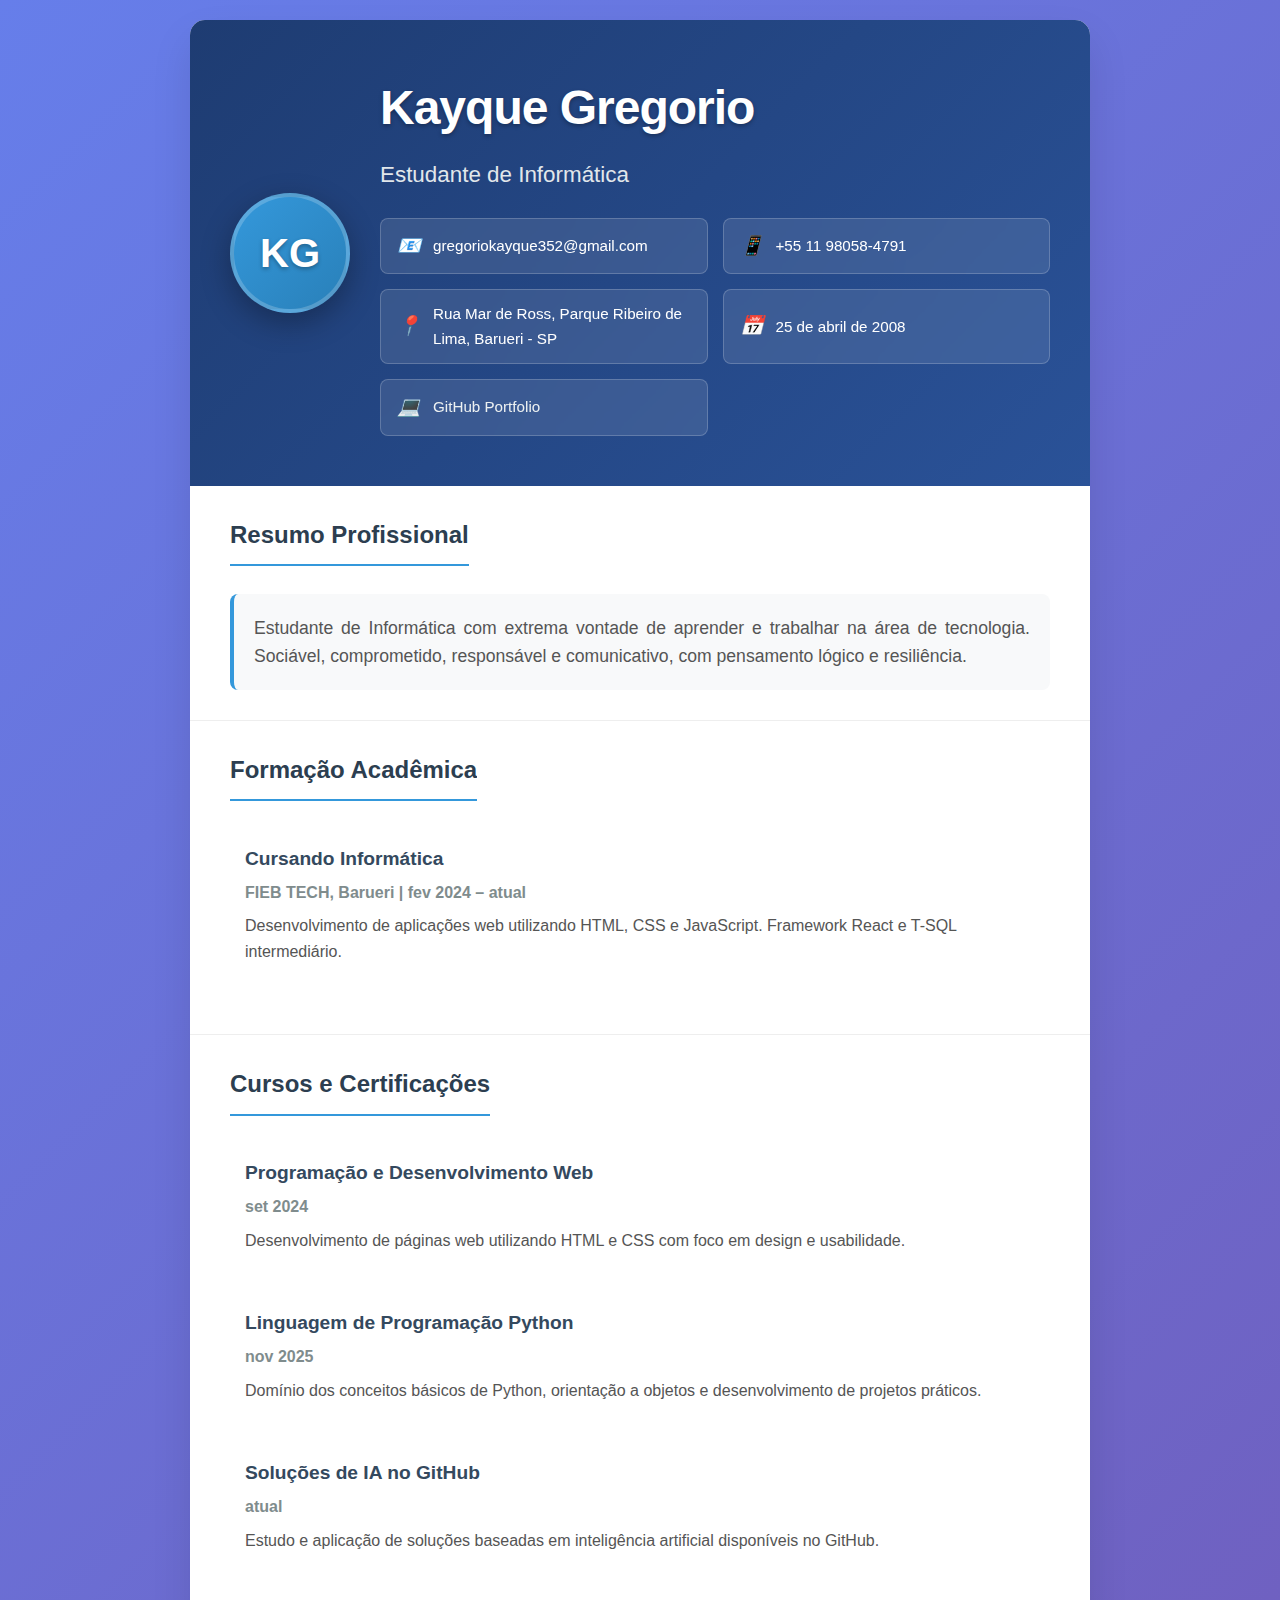
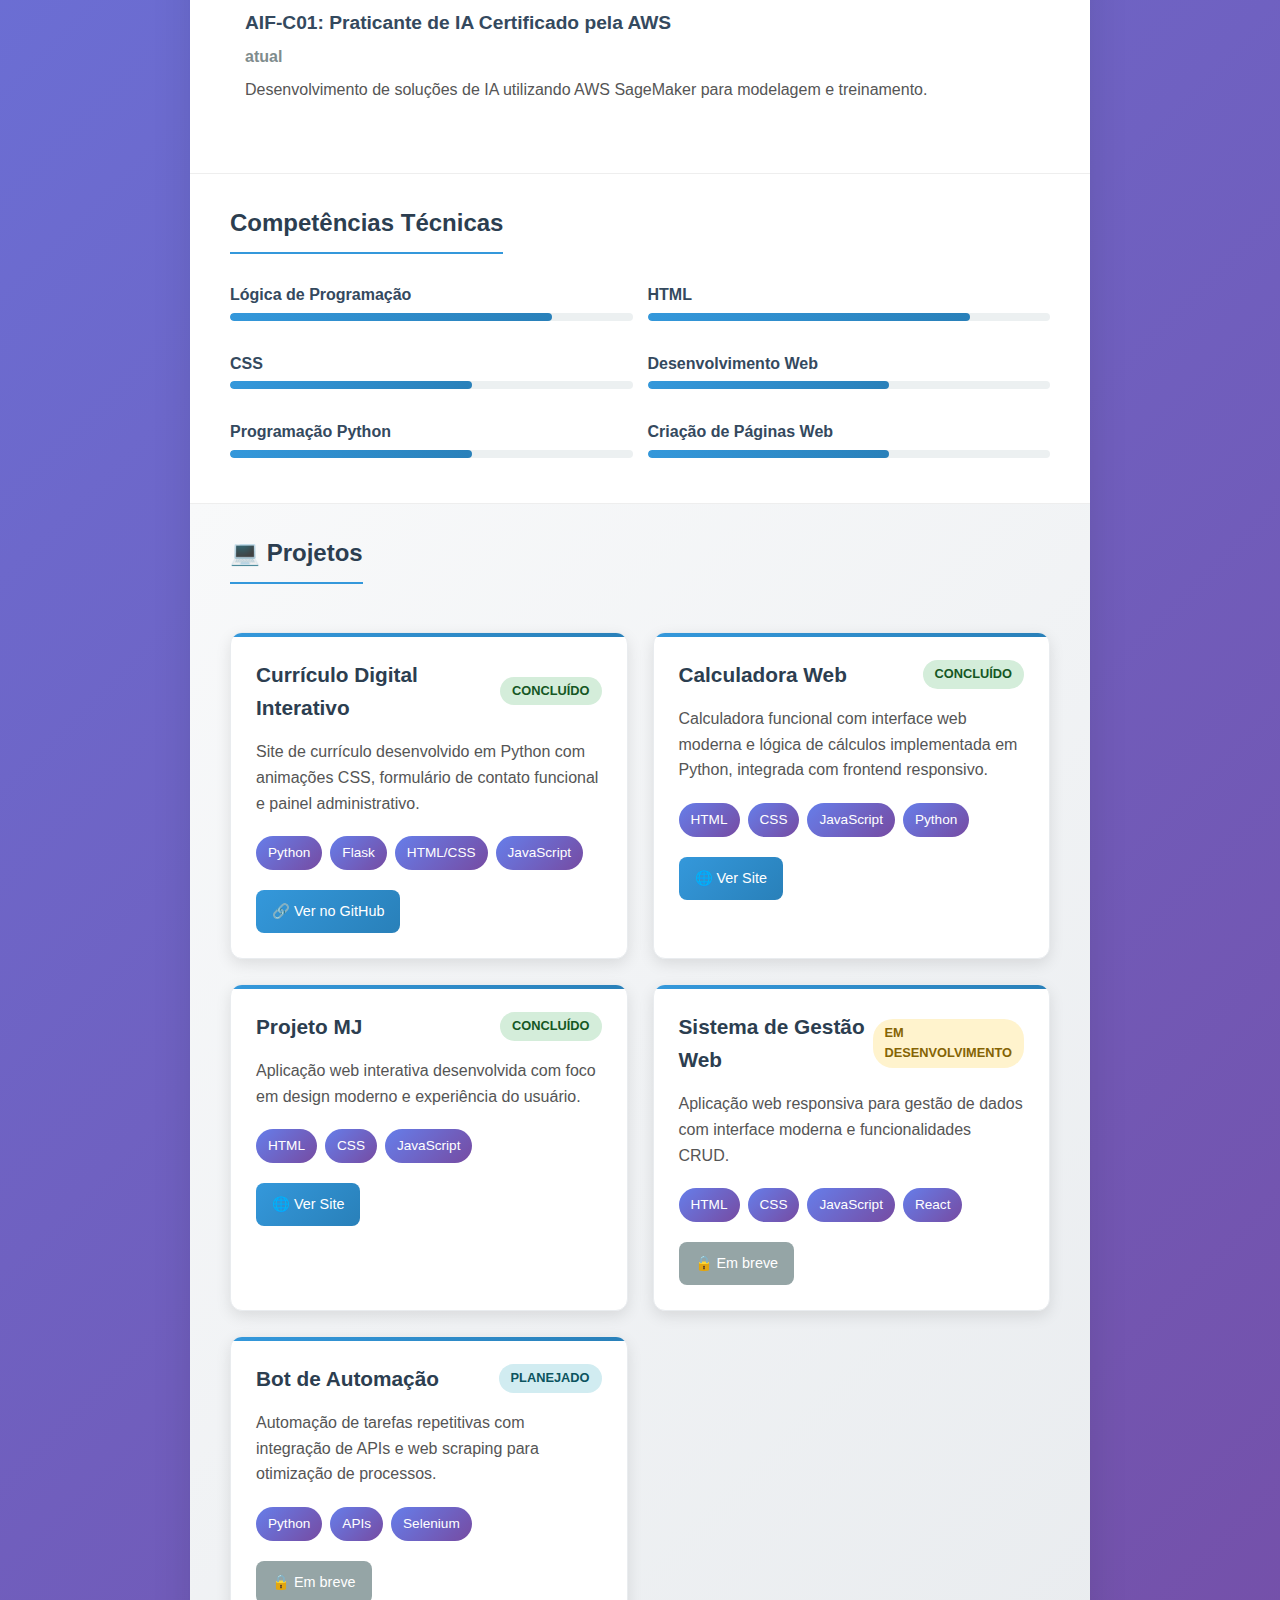
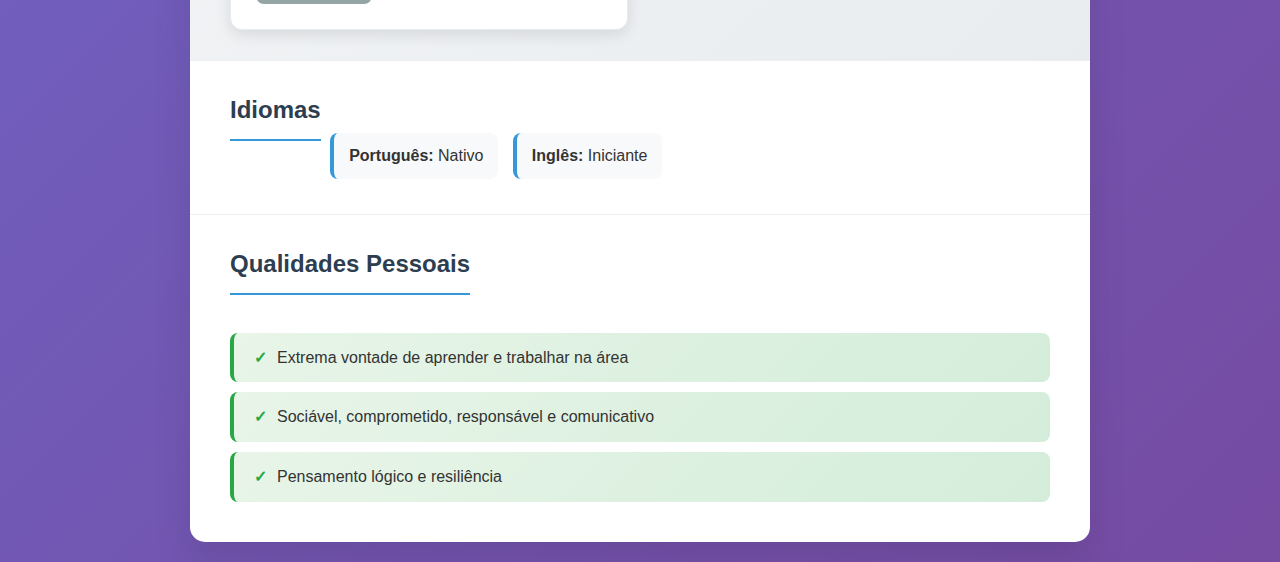
<file: index.html>
<!DOCTYPE html>
<html lang="pt-BR">
<head>
    <meta charset="UTF-8">
    <meta name="viewport" content="width=device-width, initial-scale=1.0">
    <title>Kayque Gregorio - Currículo</title>
    <link rel="stylesheet" href="style.css">
    <script src="animations.js" defer></script>
</head>
<body>
    <div class="container">
        <header>
            <div class="profile-section">
                <div class="profile-avatar">
                    <div class="avatar-circle">
                        <span class="initials">KG</span>
                    </div>
                </div>
                <div class="profile-info">
                    <h1>Kayque Gregorio</h1>
                    <h2>Estudante de Informática</h2>
                    <div class="contact-grid">
                        <div class="contact-item">
                            <i class="icon">📧</i>
                            <span>gregoriokayque352@gmail.com</span>
                        </div>
                        <div class="contact-item">
                            <i class="icon">📱</i>
                            <span>+55 11 98058-4791</span>
                        </div>
                        <div class="contact-item">
                            <i class="icon">📍</i>
                            <span>Rua Mar de Ross, Parque Ribeiro de Lima, Barueri - SP</span>
                        </div>
                        <div class="contact-item">
                            <i class="icon">📅</i>
                            <span>25 de abril de 2008</span>
                        </div>
                        <div class="contact-item">
                            <i class="icon">💻</i>
                            <a href="https://github.com/Kayquebrigadeiro/Curriculo.git" target="_blank" class="github-link">GitHub Portfolio</a>
                        </div>
                    </div>
                </div>
            </div>
        </header>
        
        <section class="resumo">
            <h3>Resumo Profissional</h3>
            <p>Estudante de Informática com extrema vontade de aprender e trabalhar na área de tecnologia. Sociável, comprometido, responsável e comunicativo, com pensamento lógico e resiliência.</p>
        </section>
        
        <section class="educacao">
            <h3>Formação Acadêmica</h3>
            <div class="item">
                <h4>Cursando Informática</h4>
                <p class="instituicao">FIEB TECH, Barueri | fev 2024 – atual</p>
                <p class="descricao">Desenvolvimento de aplicações web utilizando HTML, CSS e JavaScript. Framework React e T-SQL intermediário.</p>
            </div>
        </section>
        
        <section class="cursos">
            <h3>Cursos e Certificações</h3>
            <div class="item">
                <h4>Programação e Desenvolvimento Web</h4>
                <p class="periodo">set 2024</p>
                <p class="descricao">Desenvolvimento de páginas web utilizando HTML e CSS com foco em design e usabilidade.</p>
            </div>
            <div class="item">
                <h4>Linguagem de Programação Python</h4>
                <p class="periodo">nov 2025</p>
                <p class="descricao">Domínio dos conceitos básicos de Python, orientação a objetos e desenvolvimento de projetos práticos.</p>
            </div>
            <div class="item">
                <h4>Soluções de IA no GitHub</h4>
                <p class="periodo">atual</p>
                <p class="descricao">Estudo e aplicação de soluções baseadas em inteligência artificial disponíveis no GitHub.</p>
            </div>
            <div class="item">
                <h4>AIF-C01: Praticante de IA Certificado pela AWS</h4>
                <p class="periodo">atual</p>
                <p class="descricao">Desenvolvimento de soluções de IA utilizando AWS SageMaker para modelagem e treinamento.</p>
            </div>
        </section>
        
        <section class="competencias">
            <h3>Competências Técnicas</h3>
            <div class="skills-grid">
                <div class="skill-item">
                    <span class="skill-name">Lógica de Programação</span>
                    <div class="skill-bar">
                        <div class="skill-level" style="width: 80%"></div>
                    </div>
                </div>
                <div class="skill-item">
                    <span class="skill-name">HTML</span>
                    <div class="skill-bar">
                        <div class="skill-level" style="width: 80%"></div>
                    </div>
                </div>
                <div class="skill-item">
                    <span class="skill-name">CSS</span>
                    <div class="skill-bar">
                        <div class="skill-level" style="width: 60%"></div>
                    </div>
                </div>
                <div class="skill-item">
                    <span class="skill-name">Desenvolvimento Web</span>
                    <div class="skill-bar">
                        <div class="skill-level" style="width: 60%"></div>
                    </div>
                </div>
                <div class="skill-item">
                    <span class="skill-name">Programação Python</span>
                    <div class="skill-bar">
                        <div class="skill-level" style="width: 60%"></div>
                    </div>
                </div>
                <div class="skill-item">
                    <span class="skill-name">Criação de Páginas Web</span>
                    <div class="skill-bar">
                        <div class="skill-level" style="width: 60%"></div>
                    </div>
                </div>
            </div>
        </section>
        
        <section class="projetos">
            <h3>💻 Projetos</h3>
            <div class="projetos-grid">
                <div class="projeto-card">
                    <div class="projeto-header">
                        <h4>Currículo Digital Interativo</h4>
                        <span class="status concluído">Concluído</span>
                    </div>
                    <p class="projeto-desc">Site de currículo desenvolvido em Python com animações CSS, formulário de contato funcional e painel administrativo.</p>
                    <div class="tecnologias">
                        <span class="tech-tag">Python</span>
                        <span class="tech-tag">Flask</span>
                        <span class="tech-tag">HTML/CSS</span>
                        <span class="tech-tag">JavaScript</span>
                    </div>
                    <div class="projeto-links">
                        <a href="https://github.com/Kayquebrigadeiro/Curriculo" target="_blank" class="projeto-link">🔗 Ver no GitHub</a>
                    </div>
                </div>
                <div class="projeto-card">
                    <div class="projeto-header">
                        <h4>Calculadora Web</h4>
                        <span class="status concluído">Concluído</span>
                    </div>
                    <p class="projeto-desc">Calculadora funcional com interface web moderna e lógica de cálculos implementada em Python, integrada com frontend responsivo.</p>
                    <div class="tecnologias">
                        <span class="tech-tag">HTML</span>
                        <span class="tech-tag">CSS</span>
                        <span class="tech-tag">JavaScript</span>
                        <span class="tech-tag">Python</span>
                    </div>
                    <div class="projeto-links">
                        <a href="https://kayquebrigadeiro.github.io/calculadora/" target="_blank" class="projeto-link">🌐 Ver Site</a>
                    </div>
                </div>
                <div class="projeto-card">
                    <div class="projeto-header">
                        <h4>Projeto MJ</h4>
                        <span class="status concluído">Concluído</span>
                    </div>
                    <p class="projeto-desc">Aplicação web interativa desenvolvida com foco em design moderno e experiência do usuário.</p>
                    <div class="tecnologias">
                        <span class="tech-tag">HTML</span>
                        <span class="tech-tag">CSS</span>
                        <span class="tech-tag">JavaScript</span>
                    </div>
                    <div class="projeto-links">
                        <a href="https://kayquebrigadeiro.github.io/Projeto-MJ/" target="_blank" class="projeto-link">🌐 Ver Site</a>
                    </div>
                </div>
                <div class="projeto-card">
                    <div class="projeto-header">
                        <h4>Sistema de Gestão Web</h4>
                        <span class="status em-desenvolvimento">Em desenvolvimento</span>
                    </div>
                    <p class="projeto-desc">Aplicação web responsiva para gestão de dados com interface moderna e funcionalidades CRUD.</p>
                    <div class="tecnologias">
                        <span class="tech-tag">HTML</span>
                        <span class="tech-tag">CSS</span>
                        <span class="tech-tag">JavaScript</span>
                        <span class="tech-tag">React</span>
                    </div>
                    <div class="projeto-links">
                        <span class="projeto-link disabled">🔒 Em breve</span>
                    </div>
                </div>
                <div class="projeto-card">
                    <div class="projeto-header">
                        <h4>Bot de Automação</h4>
                        <span class="status planejado">Planejado</span>
                    </div>
                    <p class="projeto-desc">Automação de tarefas repetitivas com integração de APIs e web scraping para otimização de processos.</p>
                    <div class="tecnologias">
                        <span class="tech-tag">Python</span>
                        <span class="tech-tag">APIs</span>
                        <span class="tech-tag">Selenium</span>
                    </div>
                    <div class="projeto-links">
                        <span class="projeto-link disabled">🔒 Em breve</span>
                    </div>
                </div>
            </div>
        </section>
        
        <section class="idiomas">
            <h3>Idiomas</h3>
            <div class="idioma-item">
                <strong>Português:</strong> Nativo
            </div>
            <div class="idioma-item">
                <strong>Inglês:</strong> Iniciante
            </div>
        </section>
        
        <section class="qualidades">
            <h3>Qualidades Pessoais</h3>
            <ul class="qualidades-list">
                <li>Extrema vontade de aprender e trabalhar na área</li>
                <li>Sociável, comprometido, responsável e comunicativo</li>
                <li>Pensamento lógico e resiliência</li>
            </ul>
        </section>
    </div>
</body>
</html>
</file>
<file: style.css>
* {
    margin: 0;
    padding: 0;
    box-sizing: border-box;
}

/* Animações */
@keyframes fadeInUp {
    from {
        opacity: 0;
        transform: translateY(30px);
    }
    to {
        opacity: 1;
        transform: translateY(0);
    }
}

@keyframes slideInLeft {
    from {
        opacity: 0;
        transform: translateX(-50px);
    }
    to {
        opacity: 1;
        transform: translateX(0);
    }
}

@keyframes pulse {
    0% { transform: scale(1); }
    50% { transform: scale(1.05); }
    100% { transform: scale(1); }
}

@keyframes skillFill {
    from { width: 0%; }
    to { width: var(--skill-width); }
}

/* Classes para animações dinâmicas */
.animate-in {
    animation: fadeInUp 0.6s ease-out forwards;
}

.animate-skill {
    animation: skillFill 1.5s ease-out forwards;
}

/* Efeito de hover suave para todos os elementos interativos */
.contact-item, .item, .qualidades-list li, .skill-item {
    cursor: pointer;
}

/* Animação de loading para o avatar */
@keyframes rotate {
    from { transform: rotate(0deg); }
    to { transform: rotate(360deg); }
}

.avatar-circle::before {
    content: '';
    position: absolute;
    top: -2px;
    left: -2px;
    right: -2px;
    bottom: -2px;
    border-radius: 50%;
    background: linear-gradient(45deg, transparent, rgba(255,255,255,0.3), transparent);
    animation: rotate 3s linear infinite;
    opacity: 0;
    transition: opacity 0.3s ease;
}

.avatar-circle:hover::before {
    opacity: 1;
}

body {
    font-family: 'Arial', sans-serif;
    line-height: 1.6;
    color: #333;
    background: linear-gradient(135deg, #667eea 0%, #764ba2 100%);
    min-height: 100vh;
    padding: 20px;
}

.container {
    max-width: 900px;
    margin: 0 auto;
    background: white;
    border-radius: 15px;
    box-shadow: 0 20px 40px rgba(0,0,0,0.1);
    overflow: hidden;
    animation: fadeInUp 0.8s ease-out;
}

header {
    background: linear-gradient(135deg, #1e3c72, #2a5298);
    color: white;
    padding: 50px 40px;
    position: relative;
    overflow: hidden;
}

header::before {
    content: '';
    position: absolute;
    top: 0;
    left: 0;
    right: 0;
    bottom: 0;
    background: url('data:image/svg+xml,<svg xmlns="http://www.w3.org/2000/svg" viewBox="0 0 100 100"><defs><pattern id="grain" width="100" height="100" patternUnits="userSpaceOnUse"><circle cx="50" cy="50" r="1" fill="%23ffffff" opacity="0.1"/></pattern></defs><rect width="100" height="100" fill="url(%23grain)"/></svg>') repeat;
    opacity: 0.3;
}

.profile-section {
    display: flex;
    align-items: center;
    gap: 30px;
    position: relative;
    z-index: 1;
}

.profile-avatar {
    flex-shrink: 0;
}

.avatar-circle {
    width: 120px;
    height: 120px;
    border-radius: 50%;
    background: linear-gradient(135deg, #3498db, #2980b9);
    display: flex;
    align-items: center;
    justify-content: center;
    box-shadow: 0 10px 30px rgba(0,0,0,0.3);
    border: 4px solid rgba(255,255,255,0.2);
    animation: pulse 2s infinite;
    transition: transform 0.3s ease;
}

.avatar-circle:hover {
    transform: scale(1.1);
    animation: none;
}

.initials {
    font-size: 2.5em;
    font-weight: bold;
    color: white;
    text-shadow: 0 2px 4px rgba(0,0,0,0.3);
}

.profile-info {
    flex: 1;
}

.profile-info h1 {
    font-size: 3em;
    margin-bottom: 10px;
    font-weight: 700;
    text-shadow: 0 2px 4px rgba(0,0,0,0.3);
    letter-spacing: -1px;
    animation: slideInLeft 0.8s ease-out 0.2s both;
}

.profile-info h2 {
    font-size: 1.4em;
    margin-bottom: 25px;
    opacity: 0.95;
    font-weight: 300;
    color: #ecf0f1;
    animation: slideInLeft 0.8s ease-out 0.4s both;
}

.contact-grid {
    display: grid;
    grid-template-columns: repeat(auto-fit, minmax(280px, 1fr));
    gap: 15px;
}

.contact-item {
    display: flex;
    align-items: center;
    gap: 12px;
    background: rgba(255,255,255,0.1);
    padding: 12px 16px;
    border-radius: 8px;
    backdrop-filter: blur(10px);
    border: 1px solid rgba(255,255,255,0.2);
    transition: all 0.3s ease;
    animation: fadeInUp 0.6s ease-out;
}

.contact-item:hover {
    background: rgba(255,255,255,0.15);
    transform: translateY(-2px) scale(1.02);
    box-shadow: 0 5px 15px rgba(0,0,0,0.2);
}

.contact-item .icon {
    font-size: 1.2em;
    width: 24px;
    text-align: center;
}

.contact-item span {
    font-size: 0.95em;
    font-weight: 400;
}

.github-link {
    color: #ecf0f1;
    text-decoration: none;
    font-size: 0.95em;
    font-weight: 400;
    transition: color 0.3s ease;
}

.github-link:hover {
    color: #3498db;
    text-decoration: underline;
}

section {
    padding: 30px 40px;
    border-bottom: 1px solid #eee;
    animation: fadeInUp 0.6s ease-out;
    transition: transform 0.3s ease;
}

section:hover {
    transform: translateY(-2px);
}

section:last-child {
    border-bottom: none;
}

h3 {
    color: #2c3e50;
    font-size: 1.5em;
    margin-bottom: 20px;
    padding-bottom: 10px;
    border-bottom: 2px solid #3498db;
    display: inline-block;
    position: relative;
    overflow: hidden;
}

h3::after {
    content: '';
    position: absolute;
    bottom: 0;
    left: 0;
    width: 0;
    height: 2px;
    background: linear-gradient(135deg, #3498db, #2980b9);
    transition: width 0.5s ease;
}

h3:hover::after {
    width: 100%;
}

.item {
    margin-bottom: 25px;
    transition: all 0.3s ease;
    padding: 15px;
    border-radius: 8px;
}

.item:hover {
    background: #f8f9fa;
    transform: translateX(10px);
    box-shadow: 0 5px 15px rgba(0,0,0,0.1);
}

.item h4 {
    color: #34495e;
    font-size: 1.2em;
    margin-bottom: 5px;
}

.instituicao, .periodo {
    color: #7f8c8d;
    font-weight: bold;
    margin-bottom: 8px;
}

.descricao {
    color: #555;
    line-height: 1.6;
}

.skills-grid {
    display: grid;
    grid-template-columns: repeat(auto-fit, minmax(300px, 1fr));
    gap: 15px;
}

.skill-item {
    margin-bottom: 15px;
}

.skill-name {
    display: block;
    margin-bottom: 5px;
    font-weight: bold;
    color: #34495e;
}

.skill-bar {
    width: 100%;
    height: 8px;
    background-color: #ecf0f1;
    border-radius: 4px;
    overflow: hidden;
}

.skill-level {
    height: 100%;
    background: linear-gradient(135deg, #3498db, #2980b9);
    border-radius: 4px;
    animation: skillFill 1.5s ease-out;
    position: relative;
    overflow: hidden;
}

.skill-level::after {
    content: '';
    position: absolute;
    top: 0;
    left: -100%;
    width: 100%;
    height: 100%;
    background: linear-gradient(90deg, transparent, rgba(255,255,255,0.4), transparent);
    animation: shimmer 2s infinite;
}

@keyframes shimmer {
    0% { left: -100%; }
    100% { left: 100%; }
}

.idioma-item {
    display: inline-block;
    background: #f8f9fa;
    padding: 10px 15px;
    margin: 5px;
    border-radius: 8px;
    border-left: 4px solid #3498db;
}

.qualidades-list {
    list-style: none;
    padding: 0;
}

.qualidades-list li {
    background: linear-gradient(135deg, #e8f5e8, #d4edda);
    padding: 12px 20px;
    margin: 10px 0;
    border-radius: 8px;
    border-left: 4px solid #28a745;
    position: relative;
    transition: all 0.3s ease;
    animation: fadeInUp 0.6s ease-out;
}

.qualidades-list li:hover {
    transform: translateX(10px) scale(1.02);
    box-shadow: 0 5px 15px rgba(40, 167, 69, 0.2);
}

.qualidades-list li:before {
    content: "✓";
    color: #28a745;
    font-weight: bold;
    margin-right: 10px;
}

.resumo p {
    font-size: 1.1em;
    color: #555;
    text-align: justify;
    background: #f8f9fa;
    padding: 20px;
    border-radius: 8px;
    border-left: 4px solid #3498db;
    transition: all 0.3s ease;
}

.resumo p:hover {
    background: #e9ecef;
    transform: scale(1.01);
    box-shadow: 0 5px 15px rgba(52, 152, 219, 0.1);
}

/* Seção de Projetos */
.projetos {
    background: linear-gradient(135deg, #f8f9fa, #e9ecef);
}

.projetos-grid {
    display: grid;
    grid-template-columns: repeat(auto-fit, minmax(350px, 1fr));
    gap: 25px;
    margin-top: 20px;
}

.projeto-card {
    background: white;
    border-radius: 12px;
    padding: 25px;
    box-shadow: 0 5px 15px rgba(0,0,0,0.1);
    transition: all 0.3s ease;
    border: 1px solid #e9ecef;
    position: relative;
    overflow: hidden;
}

.projeto-card::before {
    content: '';
    position: absolute;
    top: 0;
    left: 0;
    width: 100%;
    height: 4px;
    background: linear-gradient(135deg, #3498db, #2980b9);
}

.projeto-card:hover {
    transform: translateY(-5px);
    box-shadow: 0 10px 25px rgba(52, 152, 219, 0.15);
}

.projeto-header {
    display: flex;
    justify-content: space-between;
    align-items: center;
    margin-bottom: 15px;
}

.projeto-header h4 {
    color: #2c3e50;
    font-size: 1.3em;
    margin: 0;
}

.status {
    padding: 4px 12px;
    border-radius: 20px;
    font-size: 0.8em;
    font-weight: bold;
    text-transform: uppercase;
}

.status.concluído {
    background: #d4edda;
    color: #155724;
}

.status.em-desenvolvimento {
    background: #fff3cd;
    color: #856404;
}

.status.planejado {
    background: #d1ecf1;
    color: #0c5460;
}

.projeto-desc {
    color: #555;
    line-height: 1.6;
    margin-bottom: 20px;
}

.tecnologias {
    display: flex;
    flex-wrap: wrap;
    gap: 8px;
    margin-bottom: 20px;
}

.tech-tag {
    background: linear-gradient(135deg, #667eea, #764ba2);
    color: white;
    padding: 6px 12px;
    border-radius: 20px;
    font-size: 0.85em;
    font-weight: 500;
    transition: transform 0.2s ease;
}

.tech-tag:hover {
    transform: scale(1.05);
}

.projeto-links {
    display: flex;
    gap: 10px;
}

.projeto-link {
    display: inline-flex;
    align-items: center;
    padding: 10px 16px;
    background: linear-gradient(135deg, #3498db, #2980b9);
    color: white;
    text-decoration: none;
    border-radius: 8px;
    font-weight: 500;
    transition: all 0.3s ease;
    font-size: 0.9em;
}

.projeto-link:hover {
    background: linear-gradient(135deg, #2980b9, #1f5f8b);
    transform: translateY(-2px);
}

.projeto-link.disabled {
    background: #95a5a6;
    cursor: not-allowed;
}

.projeto-link.disabled:hover {
    transform: none;
    background: #95a5a6;
}

/* Formulário de contato */
.contato-form {
    background: linear-gradient(135deg, #f8f9fa, #e9ecef);
}

.form-group {
    margin-bottom: 20px;
}

.form-group input,
.form-group textarea {
    width: 100%;
    padding: 12px 16px;
    border: 2px solid #e9ecef;
    border-radius: 8px;
    font-size: 16px;
    transition: all 0.3s ease;
    font-family: inherit;
}

.form-group input:focus,
.form-group textarea:focus {
    outline: none;
    border-color: #3498db;
    box-shadow: 0 0 0 3px rgba(52, 152, 219, 0.1);
    transform: translateY(-2px);
}

.btn-submit {
    background: linear-gradient(135deg, #3498db, #2980b9);
    color: white;
    padding: 15px 30px;
    border: none;
    border-radius: 8px;
    font-size: 16px;
    font-weight: bold;
    cursor: pointer;
    transition: all 0.3s ease;
    width: 100%;
}

.btn-submit:hover {
    background: linear-gradient(135deg, #2980b9, #1f5f8b);
    transform: translateY(-2px);
    box-shadow: 0 5px 15px rgba(52, 152, 219, 0.3);
}

.form-message {
    margin-top: 20px;
    padding: 15px;
    border-radius: 8px;
    text-align: center;
    font-weight: bold;
}

.form-message .success {
    background: #d4edda;
    color: #155724;
    border: 1px solid #c3e6cb;
}

.form-message .error {
    background: #f8d7da;
    color: #721c24;
    border: 1px solid #f5c6cb;
}

@media (max-width: 768px) {
    .container {
        margin: 10px;
        border-radius: 10px;
    }
    
    header {
        padding: 40px 20px;
    }
    
    .profile-section {
        flex-direction: column;
        text-align: center;
        gap: 20px;
    }
    
    .avatar-circle {
        width: 100px;
        height: 100px;
    }
    
    .initials {
        font-size: 2em;
    }
    
    .profile-info h1 {
        font-size: 2.2em;
    }
    
    .contact-grid {
        grid-template-columns: 1fr;
    }
    
    section {
        padding: 20px;
    }
    
    .skills-grid {
        grid-template-columns: 1fr;
    }
    
    .projetos-grid {
        grid-template-columns: 1fr;
    }
    
    .projeto-header {
        flex-direction: column;
        align-items: flex-start;
        gap: 10px;
    }
}
</file>
